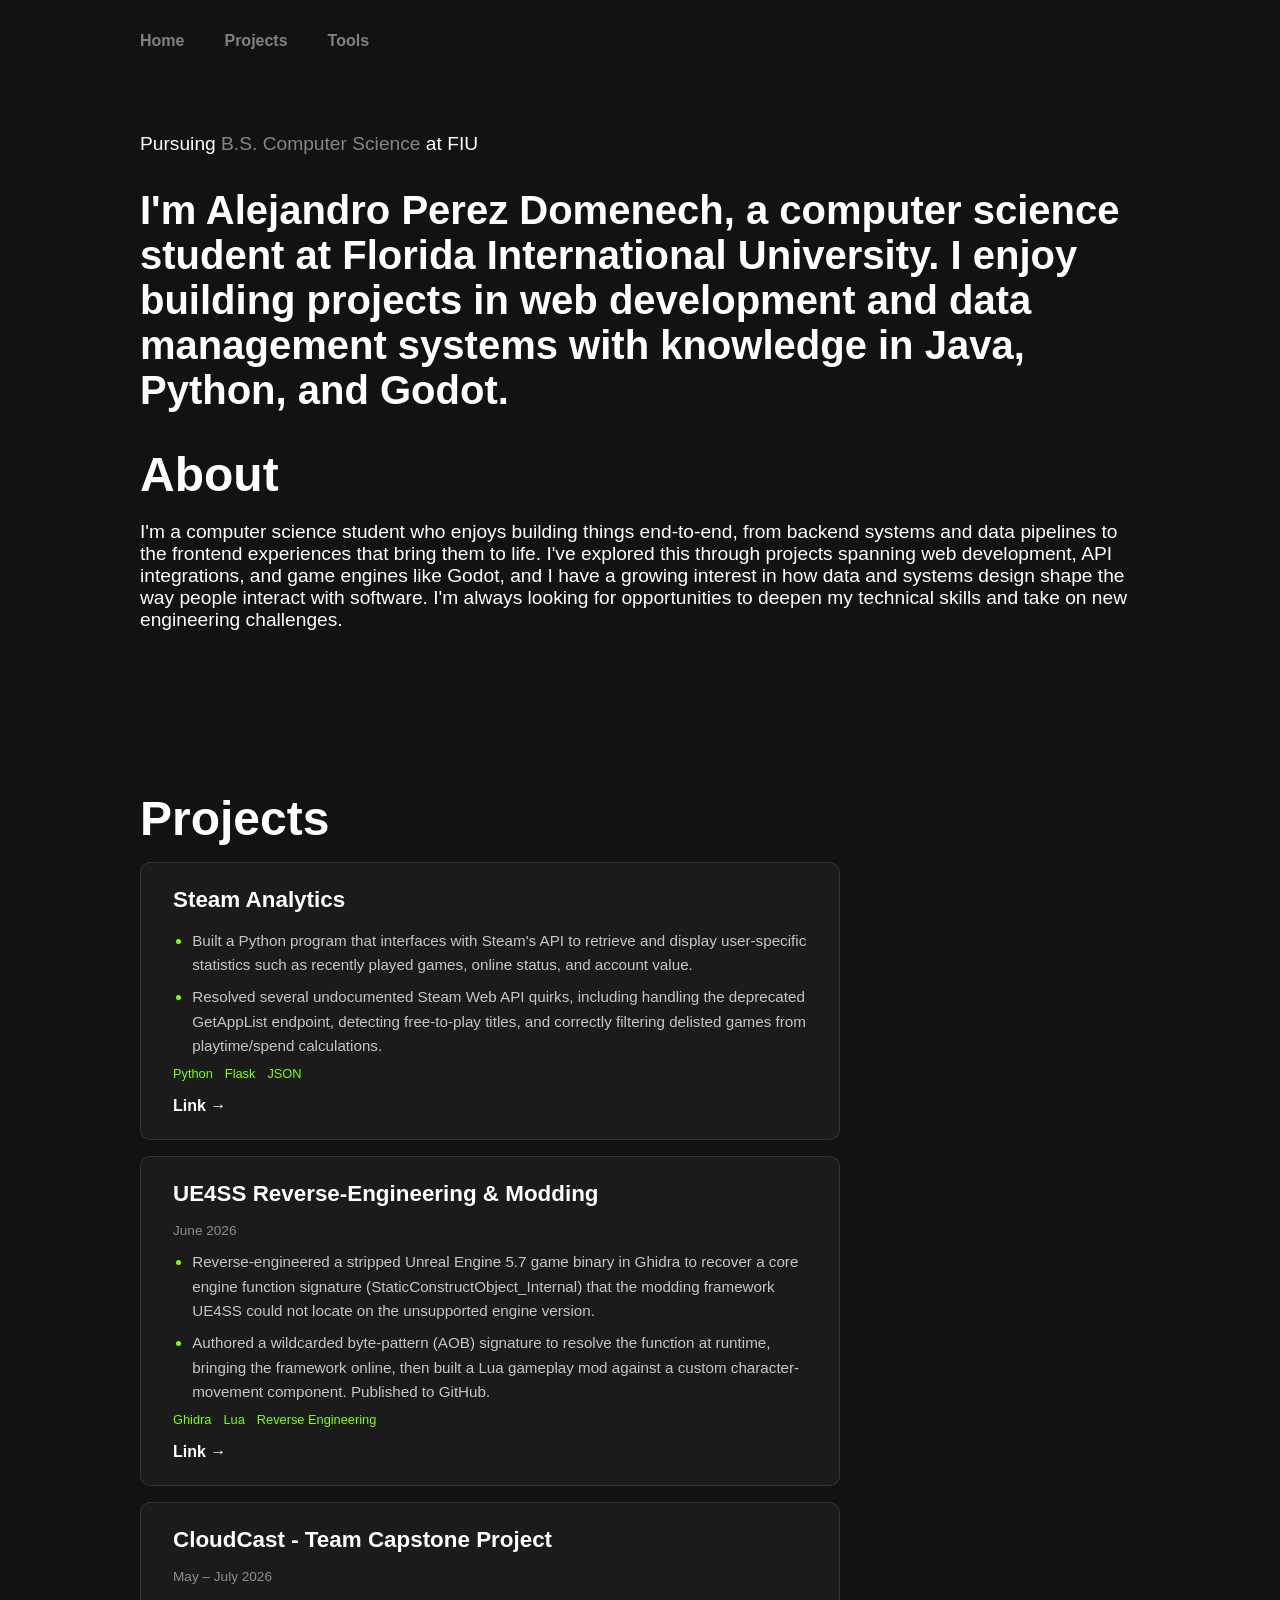
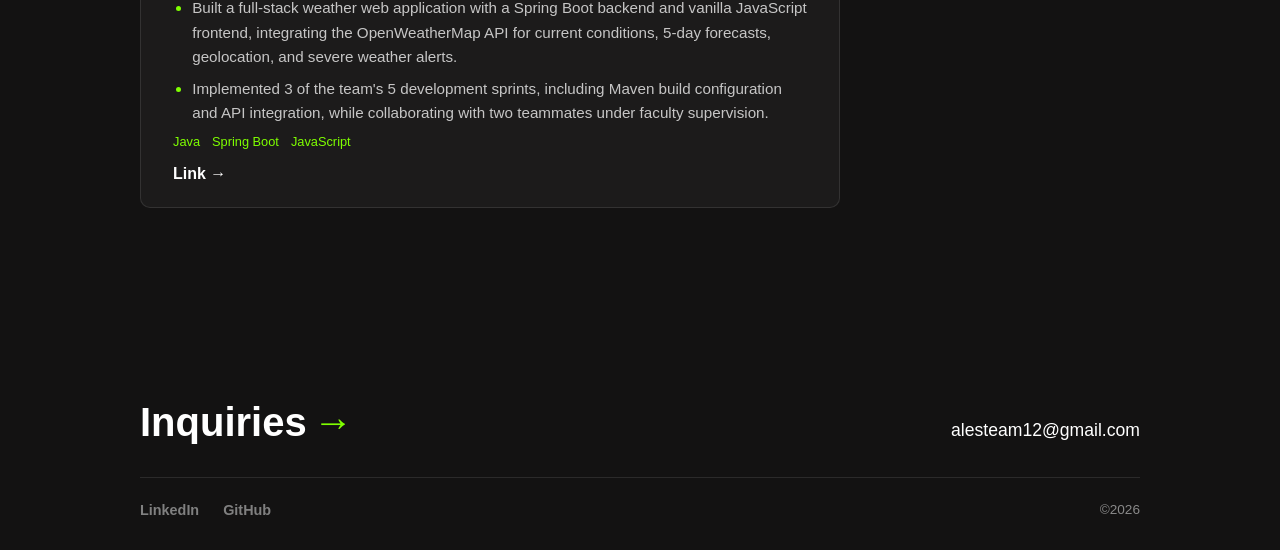
<file: index.html>
<!DOCTYPE html>
<html lang="en">
<head>
<meta charset="UTF-8" />
<meta name="viewport" content="width=device-width, initial-scale=1.0" />
<title>Portfolio</title>
<link rel="stylesheet" href="style.css" />
</head>
<body>
<header>
<nav>
  <ul class="nav-list">
    <li><a href="index.html">Home</a></li>
    <li><a href="projects.html">Projects</a></li>
    <li><a href="tools.html">Tools</a></li>
  </ul>
</nav>
</header>
<main>
<section class="container">
<p class="subtitle">Pursuing <span class="highlight">B.S. Computer Science</span> at FIU</p>
<h2>I'm Alejandro Perez Domenech, a computer science student at Florida International University. I enjoy building projects in web development and data management systems with knowledge in Java, Python, and Godot.</h2>
<h3>About</h3>
<p class="about-text subtitle">I'm a computer science student who enjoys building things end-to-end, from backend systems and data pipelines to the frontend experiences that bring them to life. I've explored this through projects spanning web development, API integrations, and game engines like Godot, and I have a growing interest in how data and systems design shape the way people interact with software. I'm always looking for opportunities to deepen my technical skills and take on new engineering challenges.</p>
<h4>Projects</h4>
<div class="projects-grid">
  <div class="project-card">
    <div class="card-title">Steam Analytics</div>
    <ul class="card-desc-list">
      <li>Built a Python program that interfaces with Steam's API to retrieve and display user-specific statistics such as recently played games, online status, and account value.</li>
      <li>Resolved several undocumented Steam Web API quirks, including handling the deprecated GetAppList endpoint, detecting free-to-play titles, and correctly filtering delisted games from playtime/spend calculations.</li>
    </ul>
    <div class="card-tags">
      <span class="tag">Python</span>
      <span class="tag">Flask</span>
      <span class="tag">JSON</span>
    </div>
    <a href="https://github.com/AlePerez09/steam-analytical-info" class="card-link">Link →</a>
  </div>
    <div class="project-card">
    <div class="card-title">UE4SS Reverse-Engineering & Modding</div>
    <div class="card-date">June 2026</div>
    <ul class="card-desc-list">
      <li>Reverse-engineered a stripped Unreal Engine 5.7 game binary in Ghidra to recover a core engine function signature (StaticConstructObject_Internal) that the modding framework UE4SS could not locate on the unsupported engine version.</li>
      <li>Authored a wildcarded byte-pattern (AOB) signature to resolve the function at runtime, bringing the framework online, then built a Lua gameplay mod against a custom character-movement component. Published to GitHub.</li>
    </ul>
    <div class="card-tags">
      <span class="tag">Ghidra</span>
      <span class="tag">Lua</span>
      <span class="tag">Reverse Engineering</span>
    </div>
    <a href="https://github.com/AlePerez09/Backrooms-UE4SS-Noclip-Mod" class="card-link">Link →</a>
  </div>
  <div class="project-card">
    <div class="card-title">CloudCast - Team Capstone Project</div>
    <div class="card-date">May – July 2026</div>
    <ul class="card-desc-list">
      <li>Built a full-stack weather web application with a Spring Boot backend and vanilla JavaScript frontend, integrating the OpenWeatherMap API for current conditions, 5-day forecasts, geolocation, and severe weather alerts.</li>
      <li>Implemented 3 of the team's 5 development sprints, including Maven build configuration and API integration, while collaborating with two teammates under faculty supervision.</li>
    </ul>
    <div class="card-tags">
      <span class="tag">Java</span>
      <span class="tag">Spring Boot</span>
      <span class="tag">JavaScript</span>
    </div>
    <a href="https://github.com/IShar2005/CIS3950-CloudCast" class="card-link">Link →</a>
  </div>
</div>
</section>
</main>
<footer>
<div class="footer-container">
  <div class="footer-top">
    <a href="mailto:alesteam12@gmail.com" class="footer-cta">Inquiries<span class="arrow">→</span></a>
    <a href="mailto:alesteam12@gmail.com" class="footer-email">alesteam12@gmail.com</a>
  </div>
  <div class="footer-bottom">
    <div class="footer-links">
      <a href="https://www.linkedin.com/in/alejandro-perez-domenech-262a85297/" target="_blank" rel="noopener">LinkedIn</a>
      <a href="https://github.com/AlePerez09" target="_blank" rel="noopener">GitHub</a>
    </div>
    <p class="footer-copyright">©2026</p>
  </div>
</div>
</footer>
</body>
</html>
</file>
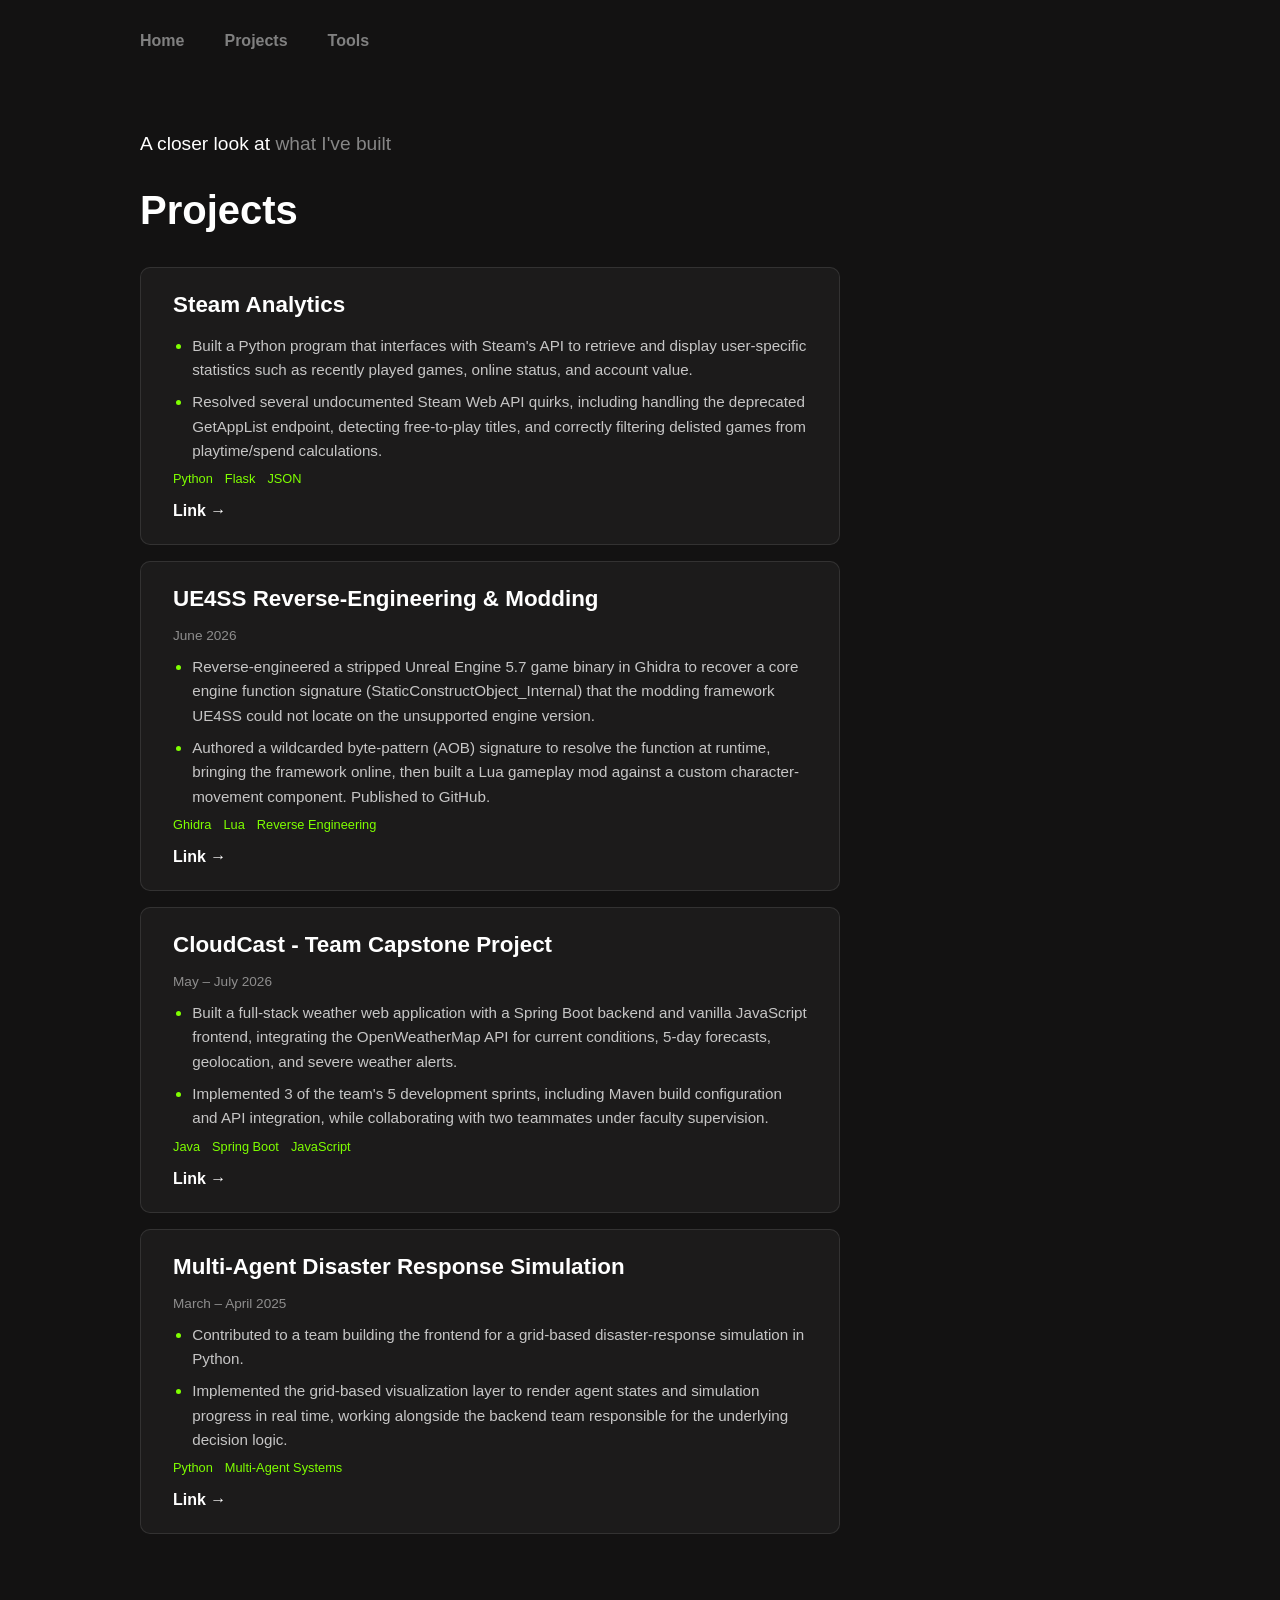
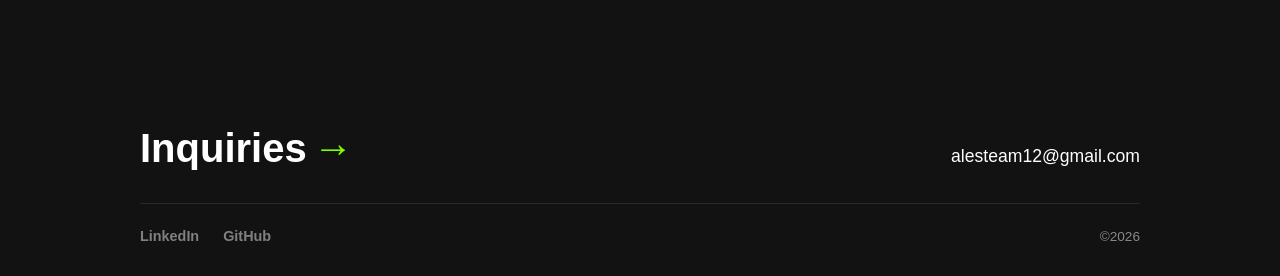
<file: projects.html>
<!DOCTYPE html>
<html lang="en">
<head>
<meta charset="UTF-8" />
<meta name="viewport" content="width=device-width, initial-scale=1.0" />
<title>Projects | Portfolio</title>
<link rel="stylesheet" href="style.css" />
</head>
<body>
<header>
<nav>
  <ul class="nav-list">
    <li><a href="index.html">Home</a></li>
    <li><a href="projects.html">Projects</a></li>
    <li><a href="tools.html">Tools</a></li>
  </ul>
</nav>
</header>
<main>
<section class="container">
<p class="subtitle">A closer look at <span class="highlight">what I've built</span></p>
<h2>Projects</h2>

<div class="projects-grid">
  <div class="project-card">
    <div class="card-title">Steam Analytics</div>
    <ul class="card-desc-list">
      <li>Built a Python program that interfaces with Steam's API to retrieve and display user-specific statistics such as recently played games, online status, and account value.</li>
      <li>Resolved several undocumented Steam Web API quirks, including handling the deprecated GetAppList endpoint, detecting free-to-play titles, and correctly filtering delisted games from playtime/spend calculations.</li>
    </ul>
    <div class="card-tags">
      <span class="tag">Python</span>
      <span class="tag">Flask</span>
      <span class="tag">JSON</span>
    </div>
    <a href="https://github.com/AlePerez09/steam-analytical-info" class="card-link">Link →</a>
  </div>
  <div class="project-card">
    <div class="card-title">UE4SS Reverse-Engineering & Modding</div>
    <div class="card-date">June 2026</div>
    <ul class="card-desc-list">
      <li>Reverse-engineered a stripped Unreal Engine 5.7 game binary in Ghidra to recover a core engine function signature (StaticConstructObject_Internal) that the modding framework UE4SS could not locate on the unsupported engine version.</li>
      <li>Authored a wildcarded byte-pattern (AOB) signature to resolve the function at runtime, bringing the framework online, then built a Lua gameplay mod against a custom character-movement component. Published to GitHub.</li>
    </ul>
    <div class="card-tags">
      <span class="tag">Ghidra</span>
      <span class="tag">Lua</span>
      <span class="tag">Reverse Engineering</span>
    </div>
    <a href="https://github.com/AlePerez09/Backrooms-UE4SS-Noclip-Mod" class="card-link">Link →</a>
  </div>
  <div class="project-card">
    <div class="card-title">CloudCast - Team Capstone Project</div>
    <div class="card-date">May – July 2026</div>
    <ul class="card-desc-list">
      <li>Built a full-stack weather web application with a Spring Boot backend and vanilla JavaScript frontend, integrating the OpenWeatherMap API for current conditions, 5-day forecasts, geolocation, and severe weather alerts.</li>
      <li>Implemented 3 of the team's 5 development sprints, including Maven build configuration and API integration, while collaborating with two teammates under faculty supervision.</li>
    </ul>
    <div class="card-tags">
      <span class="tag">Java</span>
      <span class="tag">Spring Boot</span>
      <span class="tag">JavaScript</span>
    </div>
    <a href="https://github.com/IShar2005/CIS3950-CloudCast" class="card-link">Link →</a>
  </div>
  <div class="project-card">
    <div class="card-title">Multi-Agent Disaster Response Simulation</div>
    <div class="card-date">March – April 2025</div>
    <ul class="card-desc-list">
      <li>Contributed to a team building the frontend for a grid-based disaster-response simulation in Python.</li>
      <li>Implemented the grid-based visualization layer to render agent states and simulation progress in real time, working alongside the backend team responsible for the underlying decision logic.</li>
    </ul>
    <div class="card-tags">
      <span class="tag">Python</span>
      <span class="tag">Multi-Agent Systems</span>
    </div>
    <a href="https://github.com/305will/MultiAgentDisasterSim" class="card-link">Link →</a>
  </div>
</div>

</section>
</main>
<footer>
<div class="footer-container">
  <div class="footer-top">
    <a href="mailto:alesteam12@gmail.com" class="footer-cta">Inquiries<span class="arrow">→</span></a>
    <a href="mailto:alesteam12@gmail.com" class="footer-email">alesteam12@gmail.com</a>
  </div>
  <div class="footer-bottom">
    <div class="footer-links">
      <a href="https://www.linkedin.com/in/alejandro-perez-domenech-262a85297/" target="_blank" rel="noopener">LinkedIn</a>
      <a href="https://github.com/AlePerez09" target="_blank" rel="noopener">GitHub</a>
    </div>
    <p class="footer-copyright">©2026</p>
  </div>
</div>
</footer>

</body>
</html>
</file>
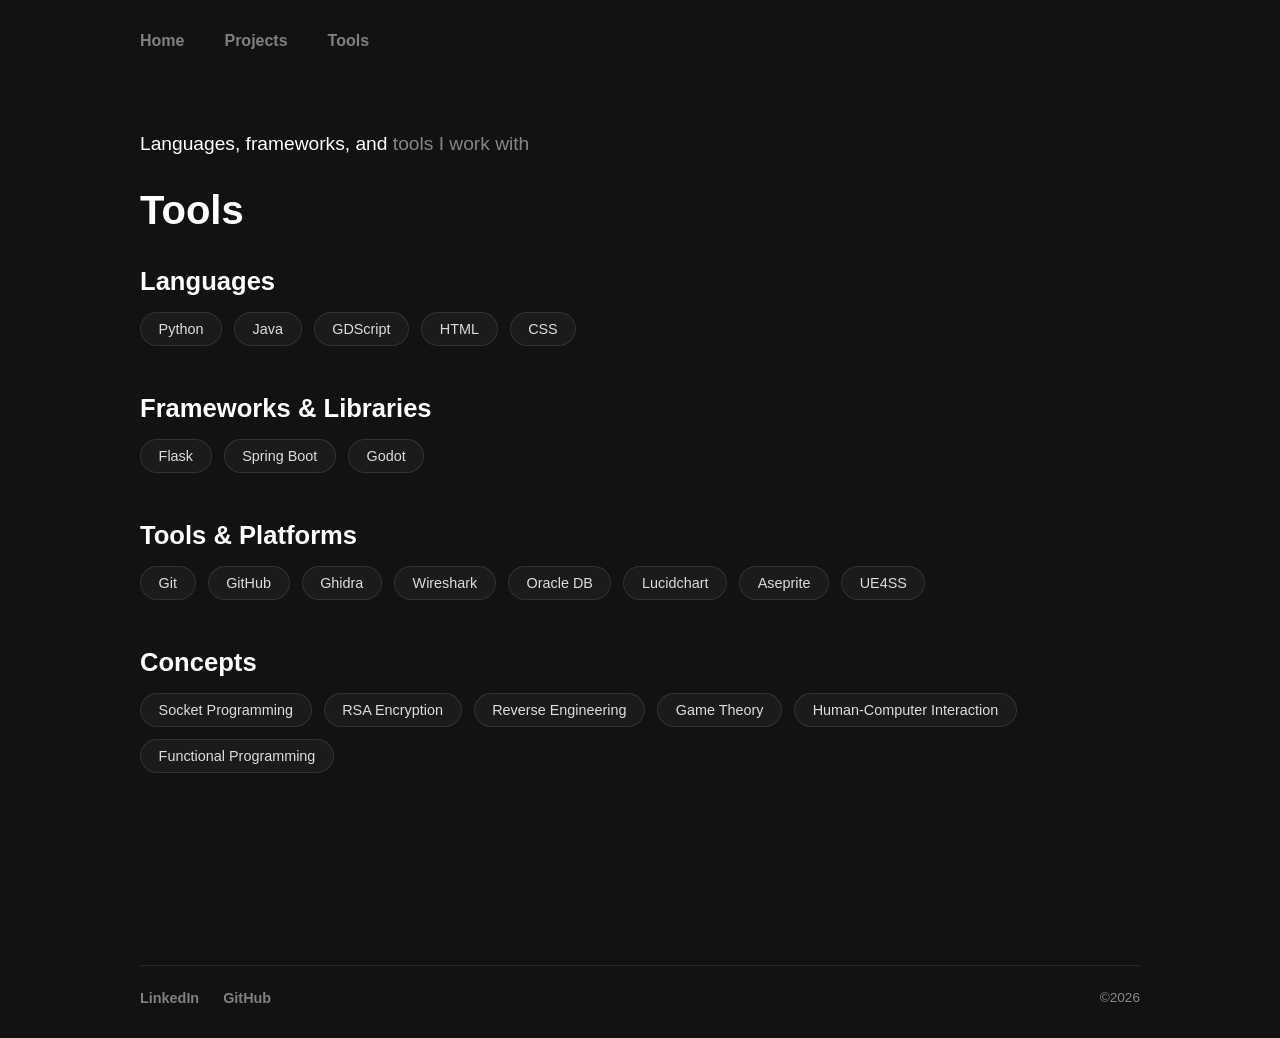
<file: tools.html>
<!DOCTYPE html>
<html lang="en">
<head>
<meta charset="UTF-8" />
<meta name="viewport" content="width=device-width, initial-scale=1.0" />
<title>Tools | Portfolio</title>
<link rel="stylesheet" href="style.css" />
</head>
<body>
<header>
<nav>
  <ul class="nav-list">
    <li><a href="index.html">Home</a></li>
    <li><a href="projects.html">Projects</a></li>
    <li><a href="tools.html">Tools</a></li>
  </ul>
</nav>
</header>
<main>
<section class="container">
<p class="subtitle">Languages, frameworks, and <span class="highlight">tools I work with</span></p>
<h2>Tools</h2>

<h3 class="skills-heading">Languages</h3>
<div class="skills-grid">
  <span class="skill-pill">Python</span>
  <span class="skill-pill">Java</span>
  <span class="skill-pill">GDScript</span>
  <span class="skill-pill">HTML</span>
  <span class="skill-pill">CSS</span>
</div>

<h3 class="skills-heading">Frameworks & Libraries</h3>
<div class="skills-grid">
  <span class="skill-pill">Flask</span>
  <span class="skill-pill">Spring Boot</span>
  <span class="skill-pill">Godot</span>
</div>

<h3 class="skills-heading">Tools & Platforms</h3>
<div class="skills-grid">
  <span class="skill-pill">Git</span>
  <span class="skill-pill">GitHub</span>
  <span class="skill-pill">Ghidra</span>
  <span class="skill-pill">Wireshark</span>
  <span class="skill-pill">Oracle DB</span>
  <span class="skill-pill">Lucidchart</span>
  <span class="skill-pill">Aseprite</span>
  <span class="skill-pill">UE4SS</span>

</div>

<h3 class="skills-heading">Concepts</h3>
<div class="skills-grid">
  <span class="skill-pill">Socket Programming</span>
  <span class="skill-pill">RSA Encryption</span>
  <span class="skill-pill">Reverse Engineering</span>
  <span class="skill-pill">Game Theory</span>
  <span class="skill-pill">Human-Computer Interaction</span>
  <span class="skill-pill">Functional Programming</span>
</div>

</section>
</main>
<footer>
<div class="footer-container">
  <div class="footer-bottom">
    <div class="footer-links">
      <a href="https://www.linkedin.com/in/alejandro-perez-domenech-262a85297/" target="_blank" rel="noopener">LinkedIn</a>
      <a href="https://github.com/AlePerez09" target="_blank" rel="noopener">GitHub</a>
    </div>
    <p class="footer-copyright">©2026</p>
  </div>
</div>
</footer>
</body>
</html>
</file>
<file: style.css>
body {
    min-height: 100vh;
    margin: 0;
    padding: 0;
    background-color: rgb(19, 18, 18);
    color: white;
    font-family: 'Open Sans', 'Helvetica Neue', sans-serif;
}

.highlight {
    color: rgb(134, 134, 134);
}

.subtitle {
    font-size: 1.2rem;
    color: rgba(255, 255, 255);
}

/* header */
header {
    display: flex;
    justify-content: center;
    padding: 1rem 2rem;
}
nav {
    width: 90%;
    max-width: 1000px;
    display: flex;

}
.nav-list {
    list-style: none;
    display: flex;
    justify-content: flex-end;
    padding: 0;
}
.nav-list li {
    margin-right: 40px;
}
.nav-list li a {
    text-align: center;
    color: gray;
    text-decoration: none;
    font-weight: bold;
    transition: color 0.3s;
}
.nav-list li a:hover {
    color: Chartreuse;
}

/* main */
main {
    display: flex;
    justify-content: center;
    margin-top: 2rem;
}
.container {
    max-width: 1000px;
    width: 90%;
    text-align: left;
}
h2 {
    font-size: 2.5rem;
}
h3 {
    margin-top: 5rem;
    margin-bottom: 1rem;
    font-size: 3rem;
    color: white;
}
h4 {
    margin-top: 10rem;
    margin-bottom: 1rem;
    font-size: 3rem;
    color: white;
}
.projects-grid {
    display: grid;
    grid-template-columns: repeat(auto-fill, minmax(240px, 1fr));
    gap: 16px;
    max-width: 900px;
    width: 100%;
}

.projects-grid {
    display: flex;
    flex-direction: column;
    gap: 16px;
    max-width: 700px;
    width: 100%;
}
.project-card {
    background: rgba(255, 255, 255, 0.04);
    border: 1px solid rgba(255, 255, 255, 0.1);
    border-radius: 10px;
    padding: 1.5rem 2rem;
    transition: border-color 0.3s;
}
.project-card:hover {
    border-color: Chartreuse;
}
.card-title {
    font-size: 1.4rem;
    font-weight: bold;
    margin-bottom: 1rem;
    color: white;
}
.card-desc {
    font-size: 0.95rem;
    color: rgba(255, 255, 255, 0.75);
    line-height: 1.6;
    margin-bottom: 0.5rem;
}
.card-date {
    font-size: 0.85rem;
    color: rgba(255, 255, 255, 0.5);
    margin-bottom: 0.75rem;
}
.card-desc-list {
    font-size: 0.95rem;
    color: rgba(255, 255, 255, 0.75);
    line-height: 1.6;
    margin: 0 0 0.5rem 0;
    padding-left: 1.2rem;
}
.card-desc-list li {
    margin-bottom: 0.5rem;
}
.card-desc-list li::marker {
    color: chartreuse;
}

/* projects page spacing overrides */
.container h3:first-of-type {
    margin-top: 2rem;
}

/* tools page — skills grid */
.skills-heading {
    margin-top: 3rem;
    margin-bottom: 1rem;
    font-size: 1.6rem;
    color: white;
}
.container .skills-heading:first-of-type {
    margin-top: 2rem;
}
.skills-grid {
    display: flex;
    flex-wrap: wrap;
    gap: 12px;
    max-width: 900px;
}
.skill-pill {
    background: rgba(255, 255, 255, 0.04);
    border: 1px solid rgba(255, 255, 255, 0.1);
    border-radius: 999px;
    padding: 0.5rem 1.1rem;
    font-size: 0.9rem;
    color: rgba(255, 255, 255, 0.85);
    transition: border-color 0.3s, color 0.3s;
}
.skill-pill:hover {
    border-color: chartreuse;
    color: chartreuse;
}

/* projects page — live demo */
.demo-card {
    background: rgba(255, 255, 255, 0.04);
    border: 1px solid rgba(255, 255, 255, 0.1);
    border-radius: 10px;
    padding: 1.5rem 2rem;
    margin-bottom: 1rem;
    max-width: 900px;
}
.demo-header {
    margin-bottom: 1.25rem;
}
.demo-open-link {
    font-size: 1.1rem;
}
.card-tags {
    display: flex;
    flex-wrap: wrap;
    gap: 12px;
    margin-bottom: 0.25rem;
}
.tag {
    font-size: 0.8rem;
    color: chartreuse;
}
.card-link {
    display: inline-block;
    margin-top: 0.75rem;
    font-size: 1rem;
    font-weight: bold;
    color: white;
    text-decoration: none;
}
.card-link:hover {
    color: gray;
}

/* footer */
footer {
    width: 100%;
    margin-top: 8rem;
    padding: 4rem 0 2rem;
    font-family: 'Open Sans', 'Helvetica Neue', sans-serif;
    color: white;
}
.footer-container {
    max-width: 1000px;
    width: 90%;
    margin: 0 auto;
}
.footer-top {
    display: flex;
    justify-content: space-between;
    align-items: baseline;
    flex-wrap: wrap;
    gap: 1rem;
    padding-bottom: 2rem;
}
.footer-cta {
    font-size: 2.5rem;
    font-weight: bold;
    color: white;
    text-decoration: none;
}
.footer-cta .arrow {
    display: inline-block;
    margin-left: 0.4rem;
    color: chartreuse;
    transition: transform 0.3s;
}
.footer-cta:hover .arrow {
    transform: translateX(6px);
}
.footer-email {
    font-size: 1.1rem;
    color: white;
    text-decoration: none;
    transition: color 0.3s;
}
.footer-email:hover {
    color: chartreuse;
}
.footer-bottom {
    display: flex;
    justify-content: space-between;
    align-items: center;
    flex-wrap: wrap;
    gap: 1rem;
    padding-top: 1.5rem;
    border-top: 1px solid rgba(255, 255, 255, 0.1);
}
.footer-links {
    display: flex;
    gap: 24px;
}
.footer-links a {
    color: gray;
    text-decoration: none;
    font-weight: bold;
    font-size: 0.9rem;
    transition: color 0.3s;
}
.footer-links a:hover {
    color: chartreuse;
}
.footer-copyright {
    font-size: 0.85rem;
    color: rgba(255, 255, 255, 0.5);
    margin: 0;
}
</file>
